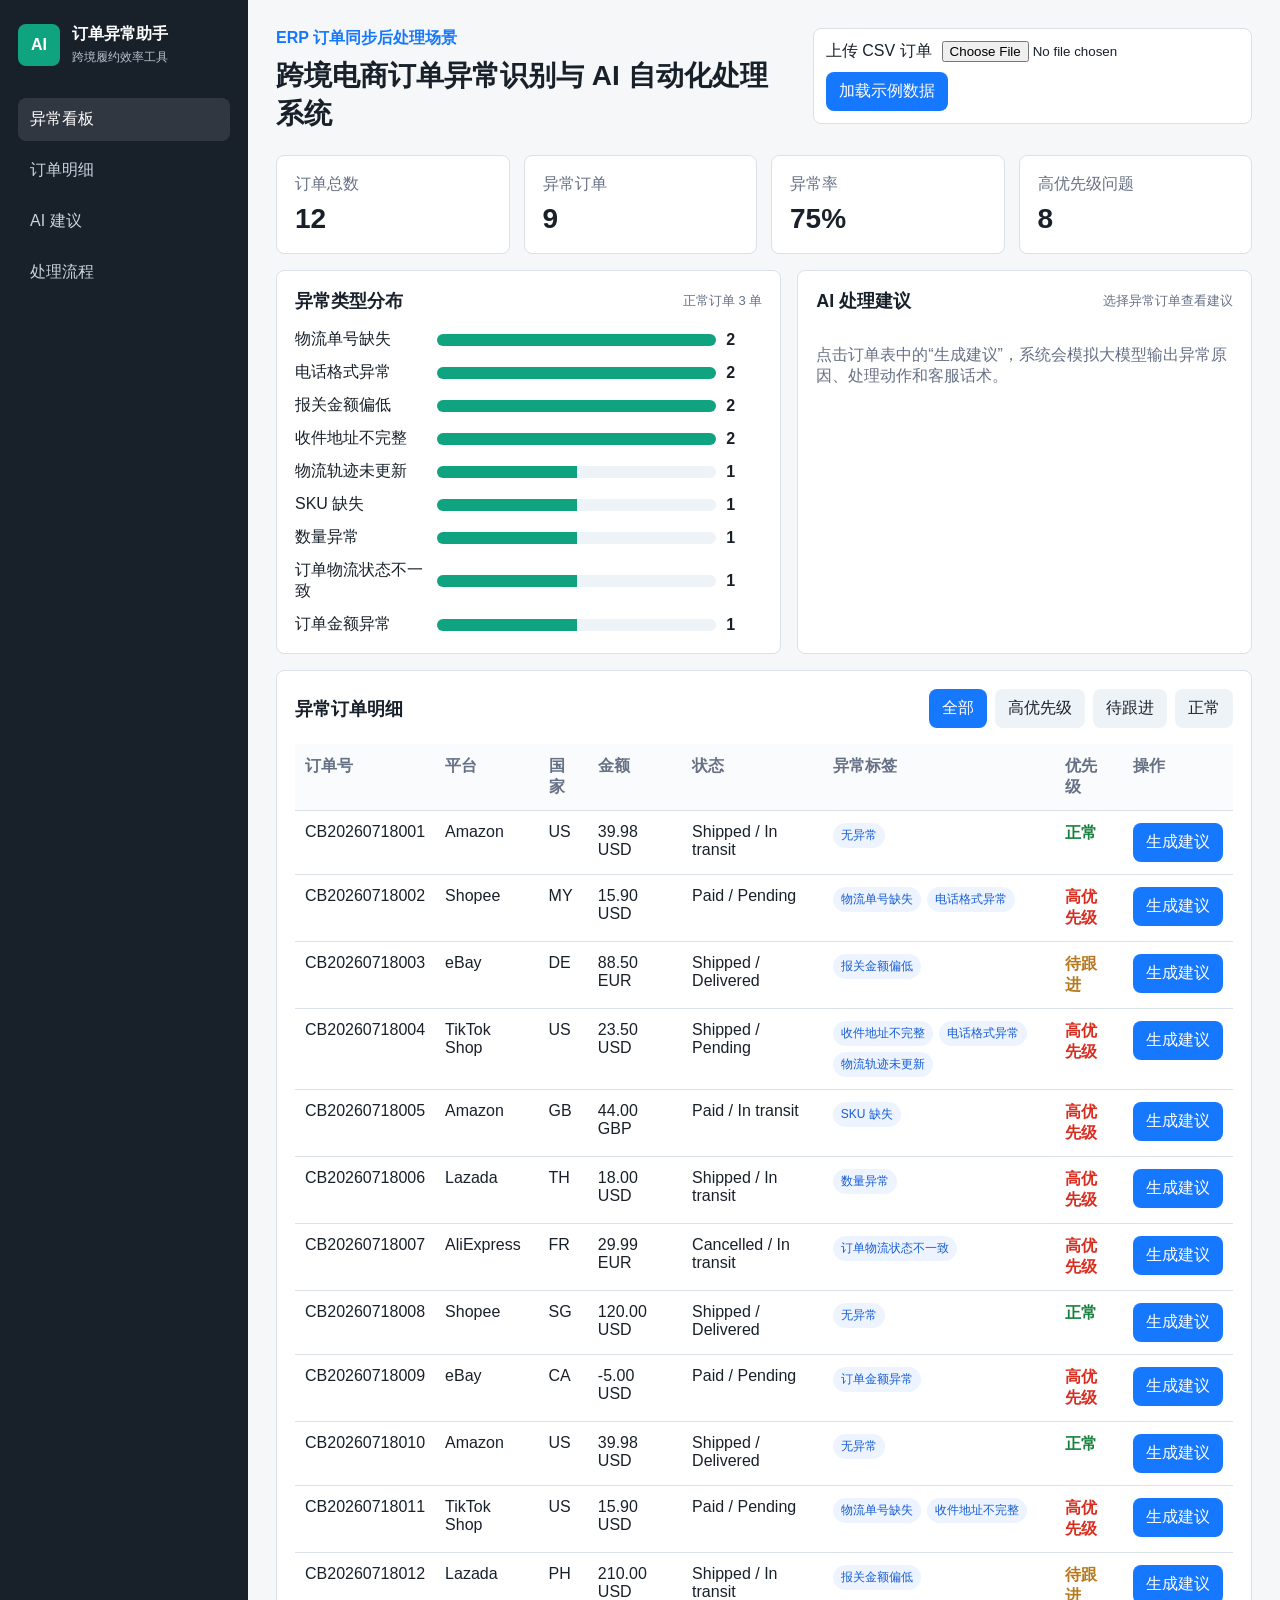
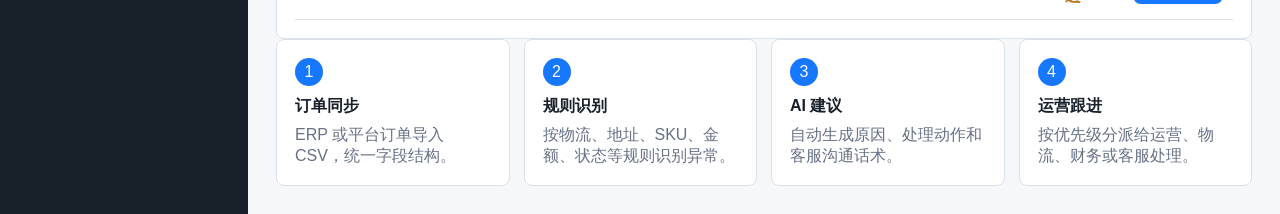
<file: index.html>
<!doctype html>
<html lang="zh-CN">
<head>
  <meta charset="utf-8">
  <meta name="viewport" content="width=device-width, initial-scale=1">
  <title>跨境电商订单异常识别与 AI 自动化处理系统</title>
  <style>
    :root {
      --bg: #f6f7f9;
      --surface: #ffffff;
      --surface-2: #eef3f7;
      --text: #18202a;
      --muted: #667085;
      --line: #dbe1e8;
      --accent: #1677ff;
      --accent-2: #10a37f;
      --danger: #d92d20;
      --warning: #b7791f;
      --ok: #16803c;
    }

    * { box-sizing: border-box; }

    body {
      margin: 0;
      background: var(--bg);
      color: var(--text);
      font-family: "Microsoft YaHei", "PingFang SC", Arial, sans-serif;
    }

    .app-shell {
      display: grid;
      grid-template-columns: 248px minmax(0, 1fr);
      min-height: 100vh;
    }

    .sidebar {
      background: #18202a;
      color: #fff;
      padding: 24px 18px;
    }

    .brand {
      display: flex;
      gap: 12px;
      align-items: center;
      margin-bottom: 32px;
    }

    .brand-mark {
      display: grid;
      place-items: center;
      width: 42px;
      height: 42px;
      border-radius: 8px;
      background: var(--accent-2);
      font-weight: 700;
    }

    .brand strong,
    .brand small { display: block; }

    .brand small {
      margin-top: 4px;
      color: #b9c2ce;
      font-size: 12px;
    }

    nav { display: grid; gap: 8px; }

    nav a {
      color: #c9d2dd;
      text-decoration: none;
      padding: 11px 12px;
      border-radius: 8px;
    }

    nav a.active,
    nav a:hover {
      background: rgba(255, 255, 255, 0.1);
      color: #fff;
    }

    main {
      padding: 28px;
      overflow-x: hidden;
    }

    .topbar {
      display: flex;
      justify-content: space-between;
      gap: 20px;
      align-items: flex-start;
      margin-bottom: 22px;
    }

    .eyebrow {
      margin: 0 0 8px;
      color: var(--accent);
      font-weight: 600;
    }

    h1, h2 { margin: 0; }

    h1 {
      font-size: 28px;
      font-weight: 700;
      letter-spacing: 0;
    }

    h2 {
      font-size: 18px;
    }

    .upload {
      display: flex;
      align-items: center;
      gap: 10px;
      padding: 12px;
      background: var(--surface);
      border: 1px solid var(--line);
      border-radius: 8px;
      flex-wrap: wrap;
    }

    .upload label, button { white-space: nowrap; }

    input[type="file"] { max-width: 190px; }

    button {
      border: 0;
      border-radius: 8px;
      background: var(--accent);
      color: #fff;
      padding: 9px 13px;
      cursor: pointer;
      font: inherit;
    }

    button:hover { filter: brightness(0.96); }

    .metrics {
      display: grid;
      grid-template-columns: repeat(4, minmax(0, 1fr));
      gap: 14px;
      margin-bottom: 16px;
    }

    .metrics article,
    .panel {
      background: var(--surface);
      border: 1px solid var(--line);
      border-radius: 8px;
    }

    .metrics article { padding: 18px; }

    .metrics span {
      display: block;
      color: var(--muted);
      margin-bottom: 8px;
    }

    .metrics strong { font-size: 28px; }

    .workspace {
      display: grid;
      grid-template-columns: minmax(360px, 1fr) minmax(340px, 0.9fr);
      gap: 16px;
      margin-bottom: 16px;
    }

    .panel { padding: 18px; }

    .panel-title {
      display: flex;
      justify-content: space-between;
      align-items: center;
      gap: 12px;
      margin-bottom: 16px;
    }

    .panel-title span {
      color: var(--muted);
      font-size: 13px;
    }

    .issue-chart { display: grid; gap: 12px; }

    .bar-row {
      display: grid;
      grid-template-columns: 132px 1fr 36px;
      align-items: center;
      gap: 10px;
    }

    .bar-track {
      height: 12px;
      background: var(--surface-2);
      border-radius: 999px;
      overflow: hidden;
    }

    .bar-fill {
      height: 100%;
      background: var(--accent-2);
    }

    .advice-box {
      display: grid;
      gap: 12px;
    }

    .advice-box.empty { color: var(--muted); }

    .advice-section {
      padding: 12px;
      background: var(--surface-2);
      border-radius: 8px;
    }

    .advice-section strong {
      display: block;
      margin-bottom: 8px;
    }

    .advice-section p,
    .advice-section ul { margin: 0; }

    .filters {
      display: flex;
      flex-wrap: wrap;
      gap: 8px;
    }

    .filter {
      background: var(--surface-2);
      color: var(--text);
    }

    .filter.active {
      background: var(--accent);
      color: #fff;
    }

    .table-wrap { overflow-x: auto; }

    table {
      width: 100%;
      border-collapse: collapse;
      min-width: 840px;
    }

    th, td {
      padding: 12px 10px;
      border-bottom: 1px solid var(--line);
      text-align: left;
      vertical-align: top;
    }

    th {
      color: var(--muted);
      font-weight: 600;
      background: #fafbfc;
    }

    .tag-list {
      display: flex;
      flex-wrap: wrap;
      gap: 6px;
    }

    .tag {
      display: inline-flex;
      padding: 4px 8px;
      border-radius: 999px;
      background: #edf4ff;
      color: #175cd3;
      font-size: 12px;
    }

    .priority { font-weight: 700; }
    .priority.urgent { color: var(--danger); }
    .priority.follow { color: var(--warning); }
    .priority.normal { color: var(--ok); }

    .process {
      display: grid;
      grid-template-columns: repeat(4, minmax(0, 1fr));
      gap: 14px;
    }

    .process div {
      padding: 18px;
      background: var(--surface);
      border: 1px solid var(--line);
      border-radius: 8px;
    }

    .process span {
      display: grid;
      place-items: center;
      width: 28px;
      height: 28px;
      border-radius: 50%;
      background: var(--accent);
      color: #fff;
      margin-bottom: 10px;
    }

    .process p {
      color: var(--muted);
      margin: 8px 0 0;
    }

    @media (max-width: 980px) {
      .app-shell { grid-template-columns: 1fr; }
      nav { grid-template-columns: repeat(4, minmax(0, 1fr)); }
      .topbar,
      .workspace { display: grid; }
      .metrics,
      .process { grid-template-columns: repeat(2, minmax(0, 1fr)); }
    }

    @media (max-width: 640px) {
      main { padding: 18px; }
      .metrics,
      .process,
      nav { grid-template-columns: 1fr; }
      .upload,
      .panel-title { align-items: stretch; flex-direction: column; }
      h1 { font-size: 22px; }
    }
  </style>
</head>
<body>
  <div class="app-shell">
    <aside class="sidebar">
      <div class="brand">
        <span class="brand-mark">AI</span>
        <div>
          <strong>订单异常助手</strong>
          <small>跨境履约效率工具</small>
        </div>
      </div>
      <nav>
        <a class="active" href="#dashboard">异常看板</a>
        <a href="#orders">订单明细</a>
        <a href="#advisor">AI 建议</a>
        <a href="#process">处理流程</a>
      </nav>
    </aside>

    <main>
      <header class="topbar">
        <div>
          <p class="eyebrow">ERP 订单同步后处理场景</p>
          <h1>跨境电商订单异常识别与 AI 自动化处理系统</h1>
        </div>
        <div class="upload">
          <label for="csvFile">上传 CSV 订单</label>
          <input id="csvFile" type="file" accept=".csv">
          <button id="loadSample" type="button">加载示例数据</button>
        </div>
      </header>

      <section id="dashboard" class="metrics">
        <article><span>订单总数</span><strong id="totalOrders">0</strong></article>
        <article><span>异常订单</span><strong id="abnormalOrders">0</strong></article>
        <article><span>异常率</span><strong id="abnormalRate">0%</strong></article>
        <article><span>高优先级问题</span><strong id="urgentIssues">0</strong></article>
      </section>

      <section class="workspace">
        <div class="panel issue-panel">
          <div class="panel-title">
            <h2>异常类型分布</h2>
            <span id="normalCount">正常订单 0 单</span>
          </div>
          <div id="issueChart" class="issue-chart"></div>
        </div>

        <div id="advisor" class="panel advisor-panel">
          <div class="panel-title">
            <h2>AI 处理建议</h2>
            <span id="advisorStatus">选择异常订单查看建议</span>
          </div>
          <div id="adviceBox" class="advice-box empty">
            <p>点击订单表中的“生成建议”，系统会模拟大模型输出异常原因、处理动作和客服话术。</p>
          </div>
        </div>
      </section>

      <section id="orders" class="panel table-panel">
        <div class="panel-title">
          <h2>异常订单明细</h2>
          <div class="filters">
            <button class="filter active" data-filter="all" type="button">全部</button>
            <button class="filter" data-filter="urgent" type="button">高优先级</button>
            <button class="filter" data-filter="follow" type="button">待跟进</button>
            <button class="filter" data-filter="normal" type="button">正常</button>
          </div>
        </div>
        <div class="table-wrap">
          <table>
            <thead>
              <tr>
                <th>订单号</th>
                <th>平台</th>
                <th>国家</th>
                <th>金额</th>
                <th>状态</th>
                <th>异常标签</th>
                <th>优先级</th>
                <th>操作</th>
              </tr>
            </thead>
            <tbody id="orderRows"></tbody>
          </table>
        </div>
      </section>

      <section id="process" class="process">
        <div><span>1</span><strong>订单同步</strong><p>ERP 或平台订单导入 CSV，统一字段结构。</p></div>
        <div><span>2</span><strong>规则识别</strong><p>按物流、地址、SKU、金额、状态等规则识别异常。</p></div>
        <div><span>3</span><strong>AI 建议</strong><p>自动生成原因、处理动作和客服沟通话术。</p></div>
        <div><span>4</span><strong>运营跟进</strong><p>按优先级分派给运营、物流、财务或客服处理。</p></div>
      </section>
    </main>
  </div>

  <script>
    const SAMPLE_DATA = `order_id,platform,country,customer_name,phone,address,sku,quantity,order_amount,declared_amount,currency,logistics_no,order_status,logistics_status,created_at
CB20260718001,Amazon,US,Alice Brown,+14155552671,"88 King Street, San Francisco, CA 94107",SKU-A100,2,39.98,39.98,USD,LP993842001CN,Shipped,In transit,2026-07-18
CB20260718002,Shopee,MY,Lim Wei,,"Kuala Lumpur",SKU-B210,1,15.90,15.90,USD,,Paid,Pending,2026-07-18
CB20260718003,eBay,DE,Jonas Weber,+491701234567,"Berliner Strasse 18, Berlin",SKU-C301,3,88.50,9.99,EUR,DE99881234,Shipped,Delivered,2026-07-17
CB20260718004,TikTok Shop,US,Emma Stone,abc123,"",SKU-D440,1,23.50,23.50,USD,LP993842004CN,Shipped,Pending,2026-07-17
CB20260718005,Amazon,GB,Oliver Smith,+447700900123,"221B Baker Street, London",,2,44.00,44.00,GBP,LP993842005CN,Paid,In transit,2026-07-16
CB20260718006,Lazada,TH,Nok Suthida,+66812345678,"99 Rama Road, Bangkok",SKU-E120,0,18.00,18.00,USD,LP993842006CN,Shipped,In transit,2026-07-16
CB20260718007,AliExpress,FR,Lucas Martin,+33612345678,"12 Rue Lafayette, Paris",SKU-A100,1,29.99,29.99,EUR,LP993842007CN,Cancelled,In transit,2026-07-15
CB20260718008,Shopee,SG,Chen Ming,+6581234567,"18 Orchard Road, Singapore",SKU-F900,4,120.00,120.00,USD,SG77881220,Shipped,Delivered,2026-07-15
CB20260718009,eBay,CA,Sophia Lee,+14165550199,"75 Queen Street, Toronto",SKU-Z404,1,-5.00,5.00,USD,LP993842009CN,Paid,Pending,2026-07-14
CB20260718010,Amazon,US,Noah Miller,+12125551234,"5th Avenue, New York, NY 10001",SKU-A100,2,39.98,39.98,USD,LP993842010CN,Shipped,Delivered,2026-07-14
CB20260718011,TikTok Shop,US,Mia Johnson,+13105550111,"Los Angeles",SKU-B210,1,15.90,15.90,USD,,Paid,Pending,2026-07-13
CB20260718012,Lazada,PH,Juan Dela Cruz,+639171234567,"Makati City, Metro Manila",SKU-P330,6,210.00,20.00,USD,PH5531882,Shipped,In transit,2026-07-13`;

    const state = {
      data: null,
      filter: "all"
    };

    const $ = (selector) => document.querySelector(selector);

    const SEVERITY_PRIORITY = {
      urgent: "高优先级",
      follow: "待跟进",
      normal: "正常"
    };

    const ACTION_MAP = {
      missing_logistics: "通知仓储或物流接口负责人补传物流单号，并在 ERP 中重新同步履约状态。",
      address_incomplete: "联系客户补全详细街道、城市、邮编等字段，确认后重新生成面单。",
      phone_invalid: "联系客户确认可用手机号，避免物流商拒收或派送失败。",
      missing_sku: "回查平台订单明细和商品映射表，补全 SKU 后再进入拣货流程。",
      quantity_invalid: "暂停履约，核对平台订单数量和支付记录，确认后修正订单数据。",
      amount_invalid: "提交财务复核订单金额，确认是否为平台退款、优惠或同步异常。",
      declaration_low: "交由报关/财务复核申报金额，避免低申报导致清关风险。",
      status_conflict: "优先核查订单取消时间和物流揽收时间，必要时拦截包裹或通知客服安抚客户。",
      tracking_delay: "查询物流商接口或人工刷新轨迹，超过 SLA 后升级给物流负责人。"
    };

    function splitCsvLine(line) {
      const cells = [];
      let current = "";
      let quoted = false;
      for (let i = 0; i < line.length; i++) {
        const ch = line[i];
        if (ch === '"' && line[i - 1] !== "\\") {
          quoted = !quoted;
          continue;
        }
        if (ch === "," && !quoted) {
          cells.push(current);
          current = "";
        } else {
          current += ch;
        }
      }
      cells.push(current);
      return cells.map((value) => value.trim());
    }

    function parseCsv(text) {
      const lines = text.trim().split(/\r?\n/);
      const headers = splitCsvLine(lines[0]);
      return lines.slice(1).filter(Boolean).map((line) => {
        const values = splitCsvLine(line);
        const row = {};
        headers.forEach((header, index) => {
          row[header] = (values[index] || "").replace(/^"|"$/g, "");
        });
        return row;
      });
    }

    function toFloat(value) {
      const n = Number.parseFloat(value);
      return Number.isFinite(n) ? n : 0;
    }

    function toInt(value) {
      const n = Number.parseInt(value, 10);
      return Number.isFinite(n) ? n : 0;
    }

    function detectIssues(order) {
      const issues = [];
      const phone = order.phone || "";
      const address = order.address || "";
      const sku = order.sku || "";
      const logisticsNo = order.logistics_no || "";
      const orderStatus = order.order_status || "";
      const logisticsStatus = order.logistics_status || "";
      const quantity = toInt(order.quantity);
      const orderAmount = toFloat(order.order_amount);
      const declaredAmount = toFloat(order.declared_amount);

      if (!logisticsNo) {
        issues.push({ code: "missing_logistics", label: "物流单号缺失", severity: "urgent" });
      }
      if (!address || address.length < 12) {
        issues.push({ code: "address_incomplete", label: "收件地址不完整", severity: "urgent" });
      }
      if (!phone || !/^\+?\d{7,15}$/.test(phone)) {
        issues.push({ code: "phone_invalid", label: "电话格式异常", severity: "follow" });
      }
      if (!sku) {
        issues.push({ code: "missing_sku", label: "SKU 缺失", severity: "urgent" });
      }
      if (quantity <= 0) {
        issues.push({ code: "quantity_invalid", label: "数量异常", severity: "urgent" });
      }
      if (orderAmount <= 0) {
        issues.push({ code: "amount_invalid", label: "订单金额异常", severity: "urgent" });
      }
      if (orderAmount > 0 && declaredAmount > 0 && declaredAmount / orderAmount < 0.35) {
        issues.push({ code: "declaration_low", label: "报关金额偏低", severity: "follow" });
      }
      if (orderStatus === "Cancelled" && ["In transit", "Delivered"].includes(logisticsStatus)) {
        issues.push({ code: "status_conflict", label: "订单物流状态不一致", severity: "urgent" });
      }
      if (orderStatus === "Shipped" && logisticsStatus === "Pending") {
        issues.push({ code: "tracking_delay", label: "物流轨迹未更新", severity: "follow" });
      }
      return issues;
    }

    function analyzeOrders(orders) {
      const issueCounter = new Map();
      const analyzed = orders.map((order) => {
        const issues = detectIssues(order);
        issues.forEach((issue) => {
          issueCounter.set(issue.label, (issueCounter.get(issue.label) || 0) + 1);
        });
        let priority = "normal";
        if (issues.some((item) => item.severity === "urgent")) {
          priority = "urgent";
        } else if (issues.length) {
          priority = "follow";
        }
        return { ...order, issues, issue_count: issues.length, priority };
      });

      const total = analyzed.length;
      const abnormal = analyzed.filter((order) => order.issue_count).length;
      const summary = {
        total,
        normal: total - abnormal,
        abnormal,
        abnormal_rate: total ? +(abnormal / total * 100).toFixed(1) : 0,
        urgent: analyzed.reduce((sum, order) => sum + order.issues.filter((issue) => issue.severity === "urgent").length, 0),
        follow: analyzed.reduce((sum, order) => sum + order.issues.filter((issue) => issue.severity === "follow").length, 0)
      };

      return {
        summary,
        issue_distribution: [...issueCounter.entries()]
          .map(([label, count]) => ({ label, count }))
          .sort((a, b) => b.count - a.count),
        orders: analyzed
      };
    }

    function priorityText(priority) {
      return SEVERITY_PRIORITY[priority] || "正常";
    }

    function updateMetrics(summary) {
      $("#totalOrders").textContent = summary.total;
      $("#abnormalOrders").textContent = summary.abnormal;
      $("#abnormalRate").textContent = `${summary.abnormal_rate}%`;
      $("#urgentIssues").textContent = summary.urgent;
      $("#normalCount").textContent = `正常订单 ${summary.normal} 单`;
    }

    function renderChart(distribution) {
      const chart = $("#issueChart");
      if (!distribution.length) {
        chart.innerHTML = "<p>暂无异常类型。</p>";
        return;
      }
      const max = Math.max(...distribution.map((item) => item.count));
      chart.innerHTML = distribution.map((item) => {
        const width = Math.max(8, Math.round(item.count / max * 100));
        return `
          <div class="bar-row">
            <span>${item.label}</span>
            <div class="bar-track"><div class="bar-fill" style="width:${width}%"></div></div>
            <strong>${item.count}</strong>
          </div>
        `;
      }).join("");
    }

    function filteredOrders() {
      if (!state.data) return [];
      if (state.filter === "all") return state.data.orders;
      return state.data.orders.filter((order) => order.priority === state.filter);
    }

    function renderRows() {
      const rows = filteredOrders();
      $("#orderRows").innerHTML = rows.map((order) => {
        const tags = order.issues.length
          ? order.issues.map((issue) => `<span class="tag">${issue.label}</span>`).join("")
          : `<span class="tag">无异常</span>`;
        const amount = `${order.order_amount} ${order.currency}`;
        return `
          <tr>
            <td>${order.order_id}</td>
            <td>${order.platform}</td>
            <td>${order.country}</td>
            <td>${amount}</td>
            <td>${order.order_status} / ${order.logistics_status}</td>
            <td><div class="tag-list">${tags}</div></td>
            <td class="priority ${order.priority}">${priorityText(order.priority)}</td>
            <td><button type="button" data-order="${order.order_id}">生成建议</button></td>
          </tr>
        `;
      }).join("");
    }

    function renderAll(data) {
      state.data = data;
      updateMetrics(data.summary);
      renderChart(data.issue_distribution);
      renderRows();
      $("#advisorStatus").textContent = "选择异常订单查看建议";
      $("#adviceBox").classList.add("empty");
      $("#adviceBox").innerHTML = "<p>点击订单表中的“生成建议”，系统会模拟大模型输出异常原因、处理动作和客服话术。</p>";
    }

    function buildAdvice(order) {
      const issues = order.issues || [];
      if (!issues.length) {
        return {
          priority: "normal",
          owner: "订单专员",
          cause: "当前订单关键字段完整，物流与订单状态未发现明显冲突。",
          actions: ["继续按正常履约流程处理。"],
          message: "该订单目前未发现异常，可继续正常发货与跟踪。"
        };
      }
      const labels = issues.map((issue) => issue.label).join("、");
      const priority = issues.some((issue) => issue.severity === "urgent") ? "urgent" : "follow";
      return {
        priority,
        owner: priority === "urgent" ? "运营负责人" : "订单专员",
        cause: `系统识别到该订单存在 ${labels}，可能影响发货、物流跟踪或报关核算。`,
        actions: issues.map((issue) => ACTION_MAP[issue.code] || "安排运营人工复核该异常。"),
        message: `您好，订单 ${order.order_id} 当前存在${labels}问题。我们正在核对订单信息并尽快处理，处理完成后会同步最新进度。`
      };
    }

    function showAdvice(orderId) {
      $("#advisorStatus").textContent = `订单 ${orderId}`;
      const order = state.data.orders.find((item) => item.order_id === orderId);
      const advice = buildAdvice(order);
      $("#adviceBox").classList.remove("empty");
      $("#adviceBox").innerHTML = `
        <div class="advice-section">
          <strong>异常原因</strong>
          <p>${advice.cause}</p>
        </div>
        <div class="advice-section">
          <strong>建议动作</strong>
          <ul>${advice.actions.map((action) => `<li>${action}</li>`).join("")}</ul>
        </div>
        <div class="advice-section">
          <strong>处理优先级</strong>
          <p>${priorityText(advice.priority)}，建议责任人：${advice.owner}</p>
        </div>
        <div class="advice-section">
          <strong>客服/运营话术</strong>
          <p>${advice.message}</p>
        </div>
      `;
    }

    function loadSample() {
      renderAll(analyzeOrders(parseCsv(SAMPLE_DATA)));
    }

    $("#loadSample").addEventListener("click", loadSample);
    $("#csvFile").addEventListener("change", (event) => {
      const file = event.target.files[0];
      if (!file) return;
      file.text().then((text) => {
        renderAll(analyzeOrders(parseCsv(text)));
      });
    });

    document.addEventListener("click", (event) => {
      const orderId = event.target.dataset?.order;
      if (orderId) {
        showAdvice(orderId);
      }

      if (event.target.classList.contains("filter")) {
        document.querySelectorAll(".filter").forEach((button) => button.classList.remove("active"));
        event.target.classList.add("active");
        state.filter = event.target.dataset.filter;
        renderRows();
      }
    });

    loadSample();
  </script>
</body>
</html>
</file>
